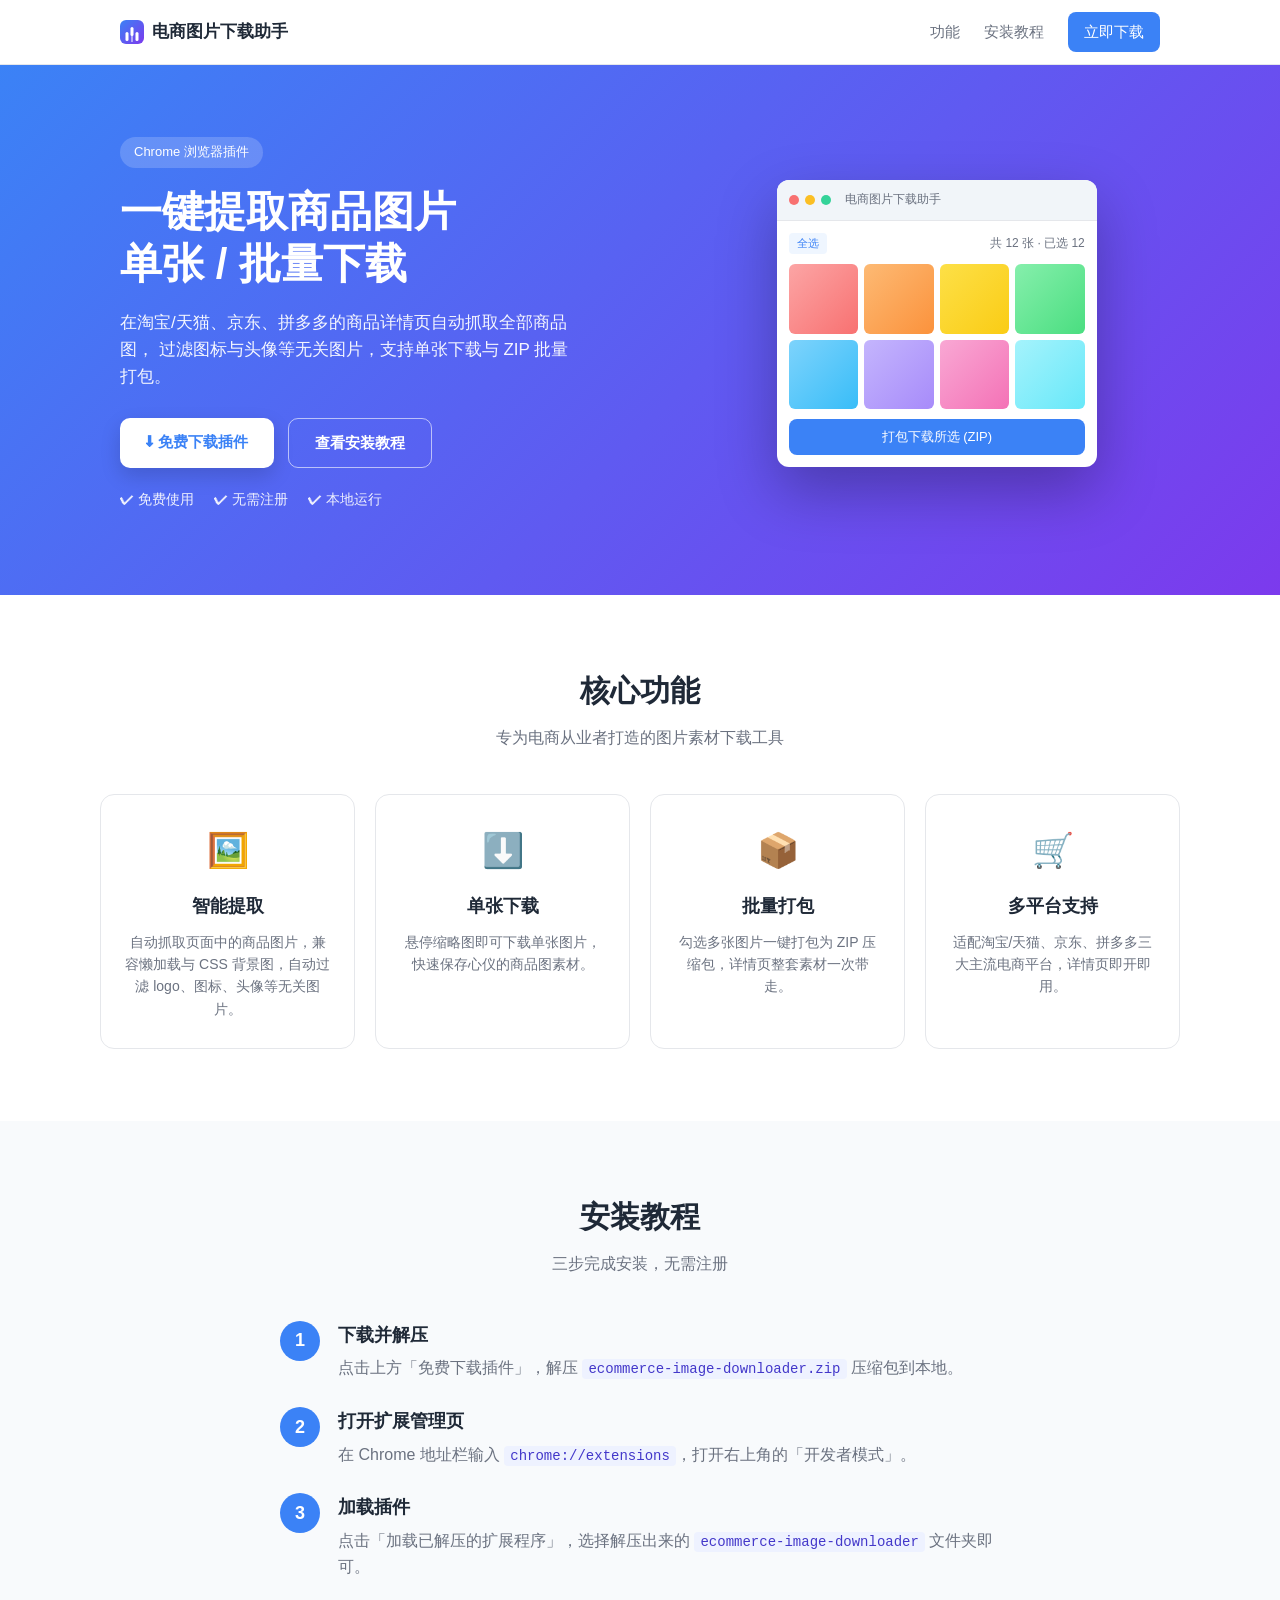
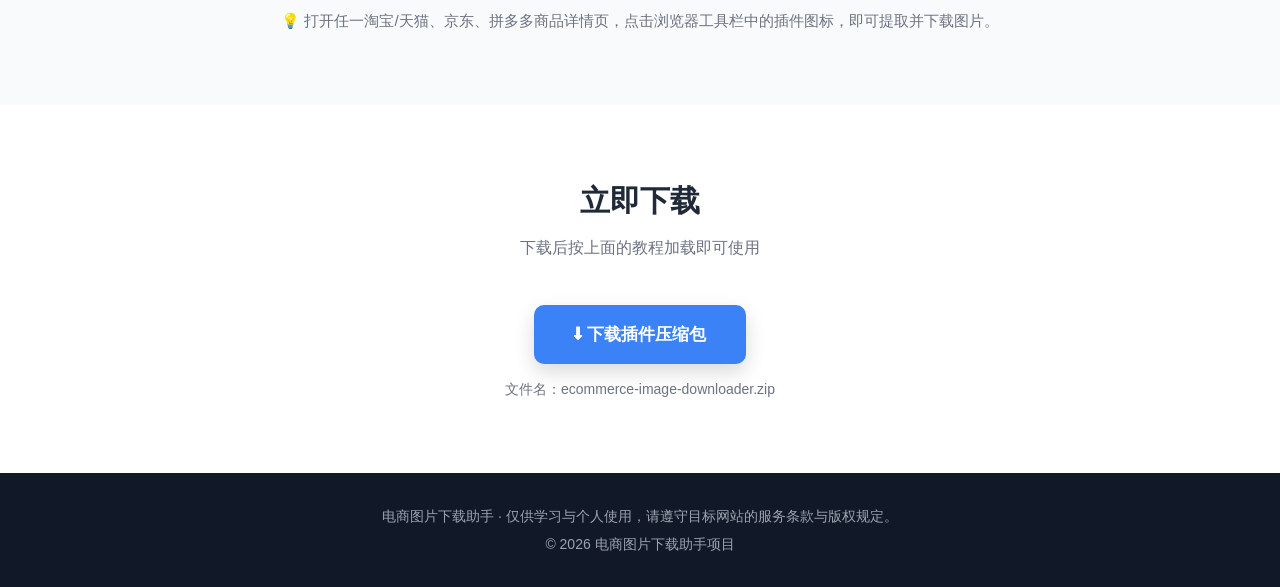
<file: docs/index.html>
<!DOCTYPE html>
<html lang="zh-CN">
<head>
  <meta charset="UTF-8">
  <meta name="viewport" content="width=device-width, initial-scale=1.0">
  <title>电商图片下载助手 - 淘宝/京东/拼多多商品图片一键下载</title>
  <meta name="description" content="电商图片下载助手是一款 Chrome 浏览器插件，支持在淘宝/天猫、京东、拼多多商品详情页一键提取商品图片，单张下载或批量打包下载。">
  <link rel="stylesheet" href="style.css">
</head>
<body>
  <!-- 顶部导航 -->
  <nav class="nav">
    <div class="nav-inner">
      <a class="brand" href="#top">
        <span class="brand-logo"></span>
        电商图片下载助手
      </a>
      <button class="nav-toggle" id="navToggle" aria-label="菜单">☰</button>
      <div class="nav-links" id="navLinks">
        <a href="#features">功能</a>
        <a href="#install">安装教程</a>
        <a href="#download" class="nav-cta">立即下载</a>
      </div>
    </div>
  </nav>

  <!-- 首屏 -->
  <header class="hero" id="top">
    <div class="hero-inner">
      <div class="hero-text">
        <span class="hero-tag">Chrome 浏览器插件</span>
        <h1>一键提取商品图片<br>单张 / 批量下载</h1>
        <p class="hero-sub">
          在淘宝/天猫、京东、拼多多的商品详情页自动抓取全部商品图，
          过滤图标与头像等无关图片，支持单张下载与 ZIP 批量打包。
        </p>
        <div class="hero-actions">
          <a class="btn btn-primary" href="ecommerce-image-downloader.zip" download>
            ⬇ 免费下载插件
          </a>
          <a class="btn btn-ghost" href="#install">查看安装教程</a>
        </div>
        <div class="hero-meta">
          <span>✔ 免费使用</span>
          <span>✔ 无需注册</span>
          <span>✔ 本地运行</span>
        </div>
      </div>

      <!-- 弹窗预览示意 -->
      <div class="hero-preview" aria-hidden="true">
        <div class="window">
          <div class="window-bar">
            <span class="dot dot-r"></span>
            <span class="dot dot-y"></span>
            <span class="dot dot-g"></span>
            <span class="window-title">电商图片下载助手</span>
          </div>
          <div class="window-body">
            <div class="preview-row">
              <span class="preview-chip">全选</span>
              <span class="preview-count">共 12 张 · 已选 12</span>
            </div>
            <div class="preview-grid">
              <div class="thumb t1"></div>
              <div class="thumb t2"></div>
              <div class="thumb t3"></div>
              <div class="thumb t4"></div>
              <div class="thumb t5"></div>
              <div class="thumb t6"></div>
              <div class="thumb t7"></div>
              <div class="thumb t8"></div>
            </div>
            <button class="preview-btn">打包下载所选 (ZIP)</button>
          </div>
        </div>
      </div>
    </div>
  </header>

  <!-- 功能特性 -->
  <section class="section" id="features">
    <div class="section-head">
      <h2>核心功能</h2>
      <p>专为电商从业者打造的图片素材下载工具</p>
    </div>
    <div class="feature-grid">
      <div class="feature">
        <div class="feature-icon">🖼️</div>
        <h3>智能提取</h3>
        <p>自动抓取页面中的商品图片，兼容懒加载与 CSS 背景图，自动过滤 logo、图标、头像等无关图片。</p>
      </div>
      <div class="feature">
        <div class="feature-icon">⬇️</div>
        <h3>单张下载</h3>
        <p>悬停缩略图即可下载单张图片，快速保存心仪的商品图素材。</p>
      </div>
      <div class="feature">
        <div class="feature-icon">📦</div>
        <h3>批量打包</h3>
        <p>勾选多张图片一键打包为 ZIP 压缩包，详情页整套素材一次带走。</p>
      </div>
      <div class="feature">
        <div class="feature-icon">🛒</div>
        <h3>多平台支持</h3>
        <p>适配淘宝/天猫、京东、拼多多三大主流电商平台，详情页即开即用。</p>
      </div>
    </div>
  </section>

  <!-- 安装教程 -->
  <section class="section section-alt" id="install">
    <div class="section-head">
      <h2>安装教程</h2>
      <p>三步完成安装，无需注册</p>
    </div>
    <div class="steps">
      <div class="step">
        <div class="step-num">1</div>
        <div>
          <h3>下载并解压</h3>
          <p>点击上方「免费下载插件」，解压 <code>ecommerce-image-downloader.zip</code> 压缩包到本地。</p>
        </div>
      </div>
      <div class="step">
        <div class="step-num">2</div>
        <div>
          <h3>打开扩展管理页</h3>
          <p>在 Chrome 地址栏输入 <code>chrome://extensions</code>，打开右上角的「开发者模式」。</p>
        </div>
      </div>
      <div class="step">
        <div class="step-num">3</div>
        <div>
          <h3>加载插件</h3>
          <p>点击「加载已解压的扩展程序」，选择解压出来的 <code>ecommerce-image-downloader</code> 文件夹即可。</p>
        </div>
      </div>
    </div>
    <p class="tip">💡 打开任一淘宝/天猫、京东、拼多多商品详情页，点击浏览器工具栏中的插件图标，即可提取并下载图片。</p>
  </section>

  <!-- 下载区 -->
  <section class="section download" id="download">
    <div class="section-head">
      <h2>立即下载</h2>
      <p>下载后按上面的教程加载即可使用</p>
    </div>
    <div class="download-box">
      <a class="btn btn-primary btn-lg" href="ecommerce-image-downloader.zip" download>
        ⬇ 下载插件压缩包
      </a>
      <p class="download-note">文件名：ecommerce-image-downloader.zip</p>
    </div>
  </section>

  <!-- 页脚 -->
  <footer class="footer">
    <p>电商图片下载助手 · 仅供学习与个人使用，请遵守目标网站的服务条款与版权规定。</p>
    <p>© 2026 电商图片下载助手项目</p>
  </footer>

  <script>
    // 移动端导航折叠
    document.getElementById('navToggle').addEventListener('click', function () {
      document.getElementById('navLinks').classList.toggle('open');
    });
  </script>
</body>
</html>
</file>
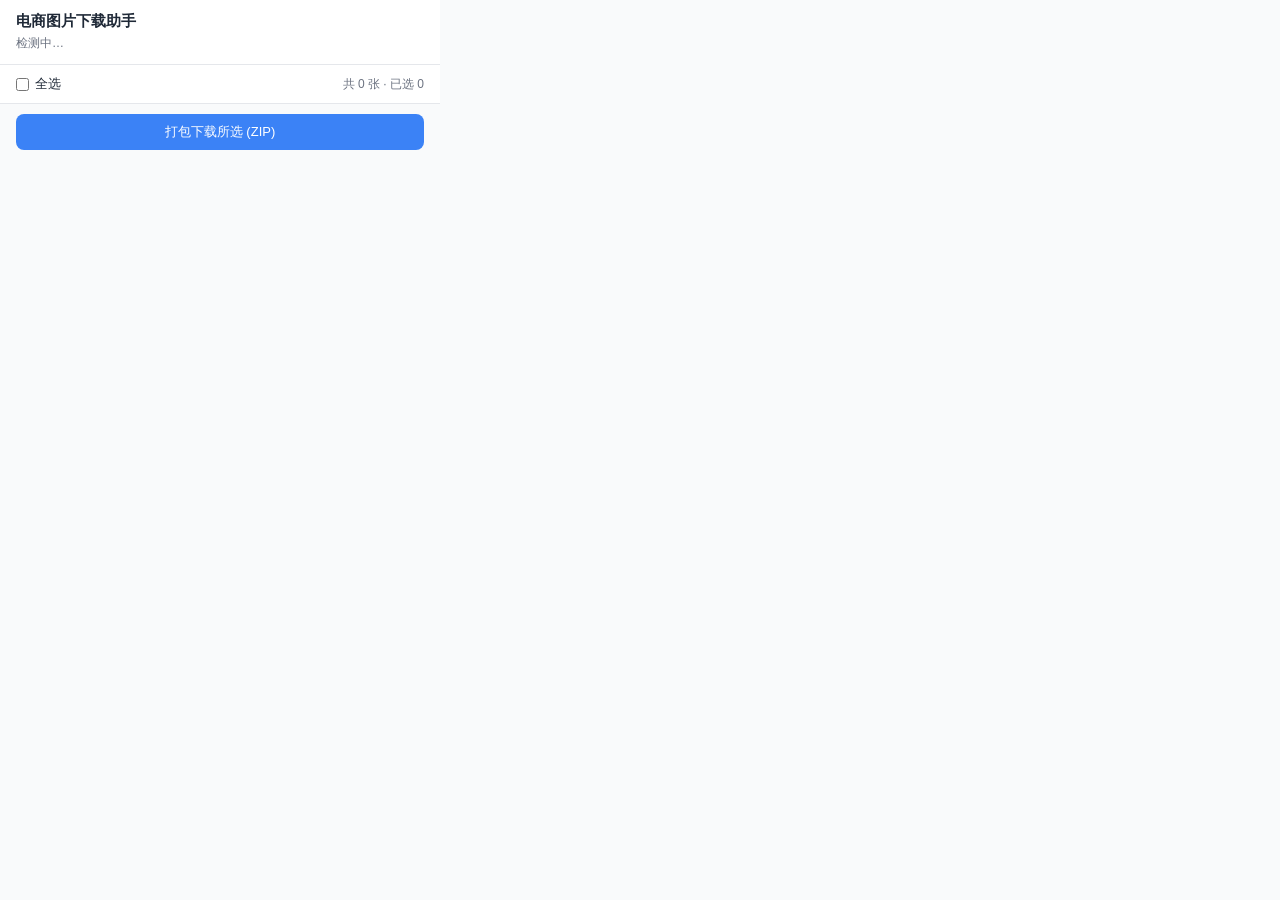
<file: popup/popup.html>
<!DOCTYPE html>
<html lang="zh-CN">
<head>
  <meta charset="UTF-8">
  <title>电商图片下载助手</title>
  <link rel="stylesheet" href="popup.css">
</head>
<body>
  <!-- 顶部：标题 + 站点信息 -->
  <header class="header">
    <div class="title">电商图片下载助手</div>
    <div class="subtitle" id="siteInfo">检测中…</div>
  </header>

  <!-- 工具栏：全选 + 统计 -->
  <div class="toolbar">
    <label class="select-all">
      <input type="checkbox" id="selectAll">
      <span>全选</span>
    </label>
    <div class="stats" id="stats">共 0 张 · 已选 0</div>
  </div>

  <!-- 操作区 -->
  <div class="actions">
    <button id="btnZip" class="btn primary">打包下载所选 (ZIP)</button>
  </div>

  <!-- 图片网格 -->
  <div id="grid" class="grid"></div>

  <!-- 空状态 -->
  <div id="empty" class="empty" style="display:none;">
    <div class="empty-icon">🖼️</div>
    <div class="empty-text">未检测到商品图片<br>请确认已打开商品详情页</div>
  </div>

  <script src="popup.js"></script>
</body>
</html>
</file>
<file: docs/style.css>
/*
 * 电商图片下载助手 - 静态官网样式
 * 主色调与插件保持一致：#3b82f6（蓝），辅以 #7c3aed（紫）渐变。
 */

:root {
  --primary: #3b82f6;
  --primary-dark: #2563eb;
  --accent: #7c3aed;
  --text: #1f2937;
  --text-light: #6b7280;
  --bg: #ffffff;
  --bg-alt: #f8fafc;
  --border: #e5e7eb;
}

* {
  box-sizing: border-box;
  margin: 0;
  padding: 0;
}

html {
  scroll-behavior: smooth;
}

body {
  font-family: -apple-system, "PingFang SC", "Microsoft YaHei", "Segoe UI", sans-serif;
  color: var(--text);
  line-height: 1.6;
  background: var(--bg);
}

a {
  text-decoration: none;
  color: inherit;
}

/* 导航 */
.nav {
  position: sticky;
  top: 0;
  z-index: 100;
  background: rgba(255, 255, 255, 0.92);
  backdrop-filter: blur(8px);
  border-bottom: 1px solid var(--border);
}
.nav-inner {
  max-width: 1080px;
  margin: 0 auto;
  padding: 12px 20px;
  display: flex;
  align-items: center;
  justify-content: space-between;
}
.brand {
  display: flex;
  align-items: center;
  gap: 8px;
  font-weight: 700;
  font-size: 17px;
}
.brand-logo {
  width: 24px;
  height: 24px;
  border-radius: 6px;
  background: linear-gradient(135deg, var(--primary), var(--accent));
  display: inline-block;
  position: relative;
}
.brand-logo::after {
  content: "";
  position: absolute;
  left: 50%;
  top: 30%;
  width: 3px;
  height: 9px;
  transform: translateX(-50%);
  background: #fff;
  border-radius: 2px;
  box-shadow: 0 7px 0 -1px #fff, -5px 5px 0 0 #fff, 5px 5px 0 0 #fff;
}
.nav-links {
  display: flex;
  align-items: center;
  gap: 24px;
  font-size: 15px;
}
.nav-links a {
  color: var(--text-light);
}
.nav-links a:hover {
  color: var(--primary);
}
.nav-cta {
  color: #fff !important;
  background: var(--primary);
  padding: 8px 16px;
  border-radius: 8px;
}
.nav-cta:hover {
  background: var(--primary-dark);
}
.nav-toggle {
  display: none;
  background: none;
  border: 1px solid var(--border);
  border-radius: 6px;
  font-size: 18px;
  padding: 4px 10px;
  cursor: pointer;
}

/* 首屏 */
.hero {
  background: linear-gradient(135deg, #3b82f6 0%, #7c3aed 100%);
  color: #fff;
}
.hero-inner {
  max-width: 1080px;
  margin: 0 auto;
  padding: 72px 20px 84px;
  display: grid;
  grid-template-columns: 1.1fr 0.9fr;
  gap: 48px;
  align-items: center;
}
.hero-tag {
  display: inline-block;
  background: rgba(255, 255, 255, 0.18);
  padding: 5px 14px;
  border-radius: 20px;
  font-size: 13px;
  margin-bottom: 18px;
}
.hero h1 {
  font-size: 42px;
  line-height: 1.25;
  margin-bottom: 18px;
}
.hero-sub {
  font-size: 17px;
  opacity: 0.94;
  margin-bottom: 28px;
  max-width: 460px;
}
.hero-actions {
  display: flex;
  gap: 14px;
  flex-wrap: wrap;
  margin-bottom: 20px;
}
.btn {
  display: inline-block;
  padding: 12px 26px;
  border-radius: 10px;
  font-size: 15px;
  font-weight: 600;
  cursor: pointer;
  transition: transform 0.15s ease, box-shadow 0.15s ease;
}
.btn-primary {
  background: #fff;
  color: var(--primary);
  box-shadow: 0 8px 20px rgba(0, 0, 0, 0.15);
}
.btn-primary:hover {
  transform: translateY(-2px);
  box-shadow: 0 12px 26px rgba(0, 0, 0, 0.2);
}
.btn-ghost {
  border: 1px solid rgba(255, 255, 255, 0.6);
  color: #fff;
}
.btn-ghost:hover {
  background: rgba(255, 255, 255, 0.12);
}
.hero-meta {
  display: flex;
  gap: 20px;
  font-size: 14px;
  opacity: 0.9;
}

/* 弹窗预览 */
.hero-preview {
  display: flex;
  justify-content: center;
}
.window {
  width: 320px;
  background: #fff;
  border-radius: 12px;
  box-shadow: 0 24px 60px rgba(0, 0, 0, 0.28);
  overflow: hidden;
  color: var(--text);
}
.window-bar {
  display: flex;
  align-items: center;
  gap: 6px;
  padding: 10px 12px;
  background: #f1f5f9;
  border-bottom: 1px solid var(--border);
}
.dot {
  width: 10px;
  height: 10px;
  border-radius: 50%;
}
.dot-r { background: #f87171; }
.dot-y { background: #fbbf24; }
.dot-g { background: #34d399; }
.window-title {
  margin-left: 8px;
  font-size: 12px;
  color: var(--text-light);
}
.window-body {
  padding: 12px;
}
.preview-row {
  display: flex;
  align-items: center;
  justify-content: space-between;
  margin-bottom: 10px;
  font-size: 12px;
  color: var(--text-light);
}
.preview-chip {
  background: #eff6ff;
  color: var(--primary);
  padding: 2px 8px;
  border-radius: 4px;
  font-size: 11px;
}
.preview-grid {
  display: grid;
  grid-template-columns: repeat(4, 1fr);
  gap: 6px;
  margin-bottom: 10px;
}
.thumb {
  aspect-ratio: 1 / 1;
  border-radius: 6px;
}
.t1 { background: linear-gradient(135deg, #fca5a5, #f87171); }
.t2 { background: linear-gradient(135deg, #fdba74, #fb923c); }
.t3 { background: linear-gradient(135deg, #fde047, #facc15); }
.t4 { background: linear-gradient(135deg, #86efac, #4ade80); }
.t5 { background: linear-gradient(135deg, #7dd3fc, #38bdf8); }
.t6 { background: linear-gradient(135deg, #c4b5fd, #a78bfa); }
.t7 { background: linear-gradient(135deg, #f9a8d4, #f472b6); }
.t8 { background: linear-gradient(135deg, #a5f3fc, #67e8f9); }
.preview-btn {
  width: 100%;
  padding: 9px 0;
  border: none;
  border-radius: 8px;
  background: var(--primary);
  color: #fff;
  font-size: 13px;
  cursor: pointer;
}

/* 通用 section */
.section {
  padding: 72px 20px;
}
.section-alt {
  background: var(--bg-alt);
}
.section-head {
  text-align: center;
  margin-bottom: 44px;
}
.section-head h2 {
  font-size: 30px;
  margin-bottom: 10px;
}
.section-head p {
  color: var(--text-light);
}

/* 功能 */
.feature-grid {
  max-width: 1080px;
  margin: 0 auto;
  display: grid;
  grid-template-columns: repeat(4, 1fr);
  gap: 20px;
}
.feature {
  background: #fff;
  border: 1px solid var(--border);
  border-radius: 14px;
  padding: 28px 22px;
  text-align: center;
}
.feature-icon {
  font-size: 34px;
  margin-bottom: 14px;
}
.feature h3 {
  font-size: 18px;
  margin-bottom: 10px;
}
.feature p {
  font-size: 14px;
  color: var(--text-light);
}

/* 安装步骤 */
.steps {
  max-width: 720px;
  margin: 0 auto;
}
.step {
  display: flex;
  gap: 18px;
  margin-bottom: 26px;
}
.step-num {
  flex: 0 0 auto;
  width: 40px;
  height: 40px;
  border-radius: 50%;
  background: var(--primary);
  color: #fff;
  display: flex;
  align-items: center;
  justify-content: center;
  font-weight: 700;
  font-size: 18px;
}
.step h3 {
  font-size: 18px;
  margin-bottom: 6px;
}
.step p {
  color: var(--text-light);
}
code {
  background: #eef2ff;
  color: #4338ca;
  padding: 2px 6px;
  border-radius: 4px;
  font-size: 14px;
}
.tip {
  max-width: 720px;
  margin: 30px auto 0;
  text-align: center;
  color: var(--text-light);
  font-size: 15px;
}

/* 下载区 */
.download-box {
  text-align: center;
}
.btn-lg {
  padding: 16px 40px;
  font-size: 17px;
}
.download .btn-primary {
  background: var(--primary);
  color: #fff;
}
.download .btn-primary:hover {
  background: var(--primary-dark);
}
.download-note {
  margin-top: 14px;
  color: var(--text-light);
  font-size: 14px;
}

/* 页脚 */
.footer {
  background: #111827;
  color: #9ca3af;
  text-align: center;
  padding: 32px 20px;
  font-size: 14px;
}
.footer p + p {
  margin-top: 6px;
}

/* 响应式 */
@media (max-width: 860px) {
  .hero-inner {
    grid-template-columns: 1fr;
    padding: 48px 20px 60px;
  }
  .hero h1 {
    font-size: 32px;
  }
  .feature-grid {
    grid-template-columns: repeat(2, 1fr);
  }
}
@media (max-width: 600px) {
  .nav-links {
    display: none;
    position: absolute;
    top: 100%;
    left: 0;
    right: 0;
    background: #fff;
    flex-direction: column;
    gap: 0;
    border-bottom: 1px solid var(--border);
    padding: 8px 0;
  }
  .nav-links.open {
    display: flex;
  }
  .nav-links a {
    padding: 12px 20px;
  }
  .nav-toggle {
    display: block;
  }
  .feature-grid {
    grid-template-columns: 1fr;
  }
}
</file>
<file: popup/popup.css>
/*
 * 电商图片下载助手 - 弹出窗口样式
 */

* {
  box-sizing: border-box;
  margin: 0;
  padding: 0;
}

body {
  width: 440px;
  max-height: 600px;
  font-family: -apple-system, "PingFang SC", "Microsoft YaHei", sans-serif;
  color: #1f2937;
  background: #f9fafb;
}

/* 顶部 */
.header {
  padding: 12px 16px;
  background: #ffffff;
  border-bottom: 1px solid #e5e7eb;
}
.title {
  font-size: 15px;
  font-weight: 600;
}
.subtitle {
  margin-top: 4px;
  font-size: 12px;
  color: #6b7280;
  white-space: nowrap;
  overflow: hidden;
  text-overflow: ellipsis;
}

/* 工具栏 */
.toolbar {
  display: flex;
  align-items: center;
  justify-content: space-between;
  padding: 10px 16px;
  background: #ffffff;
  border-bottom: 1px solid #e5e7eb;
}
.select-all {
  display: flex;
  align-items: center;
  gap: 6px;
  font-size: 13px;
  cursor: pointer;
  user-select: none;
}
.stats {
  font-size: 12px;
  color: #6b7280;
}

/* 操作按钮 */
.actions {
  padding: 10px 16px;
}
.btn {
  width: 100%;
  padding: 9px 0;
  border: none;
  border-radius: 8px;
  font-size: 13px;
  cursor: pointer;
}
.btn.primary {
  background: #3b82f6;
  color: #ffffff;
}
.btn.primary:hover {
  background: #2563eb;
}
.btn:disabled {
  background: #9ca3af;
  cursor: not-allowed;
}

/* 图片网格 */
.grid {
  display: grid;
  grid-template-columns: repeat(4, 1fr);
  gap: 8px;
  padding: 8px 16px 16px;
  overflow-y: auto;
  max-height: 400px;
}
.card {
  position: relative;
  border: 1px solid #e5e7eb;
  border-radius: 6px;
  background: #ffffff;
  overflow: hidden;
}
.thumb-wrap {
  position: relative;
  aspect-ratio: 1 / 1;
  background: #f3f4f6;
}
.thumb {
  width: 100%;
  height: 100%;
  object-fit: contain;
  display: block;
}
/* 悬停遮罩 + 单张下载按钮 */
.mask {
  position: absolute;
  inset: 0;
  background: rgba(0, 0, 0, 0.35);
  opacity: 0;
  transition: opacity 0.15s ease;
  display: flex;
  align-items: center;
  justify-content: center;
}
.thumb-wrap:hover .mask {
  opacity: 1;
}
.dl {
  background: #3b82f6;
  color: #ffffff;
  border: none;
  border-radius: 6px;
  padding: 5px 12px;
  font-size: 12px;
  cursor: pointer;
}
.dl:hover {
  background: #2563eb;
}
/* 左上角选择框 + 序号 */
.check {
  position: absolute;
  top: 4px;
  left: 4px;
  display: flex;
  align-items: center;
  gap: 3px;
  background: rgba(255, 255, 255, 0.9);
  border-radius: 4px;
  padding: 2px 6px;
  font-size: 11px;
  color: #374151;
  cursor: pointer;
  user-select: none;
}

/* 空状态 */
.empty {
  padding: 60px 16px;
  text-align: center;
  color: #9ca3af;
}
.empty-icon {
  font-size: 36px;
}
.empty-text {
  margin-top: 10px;
  font-size: 13px;
  line-height: 1.6;
}
</file>
